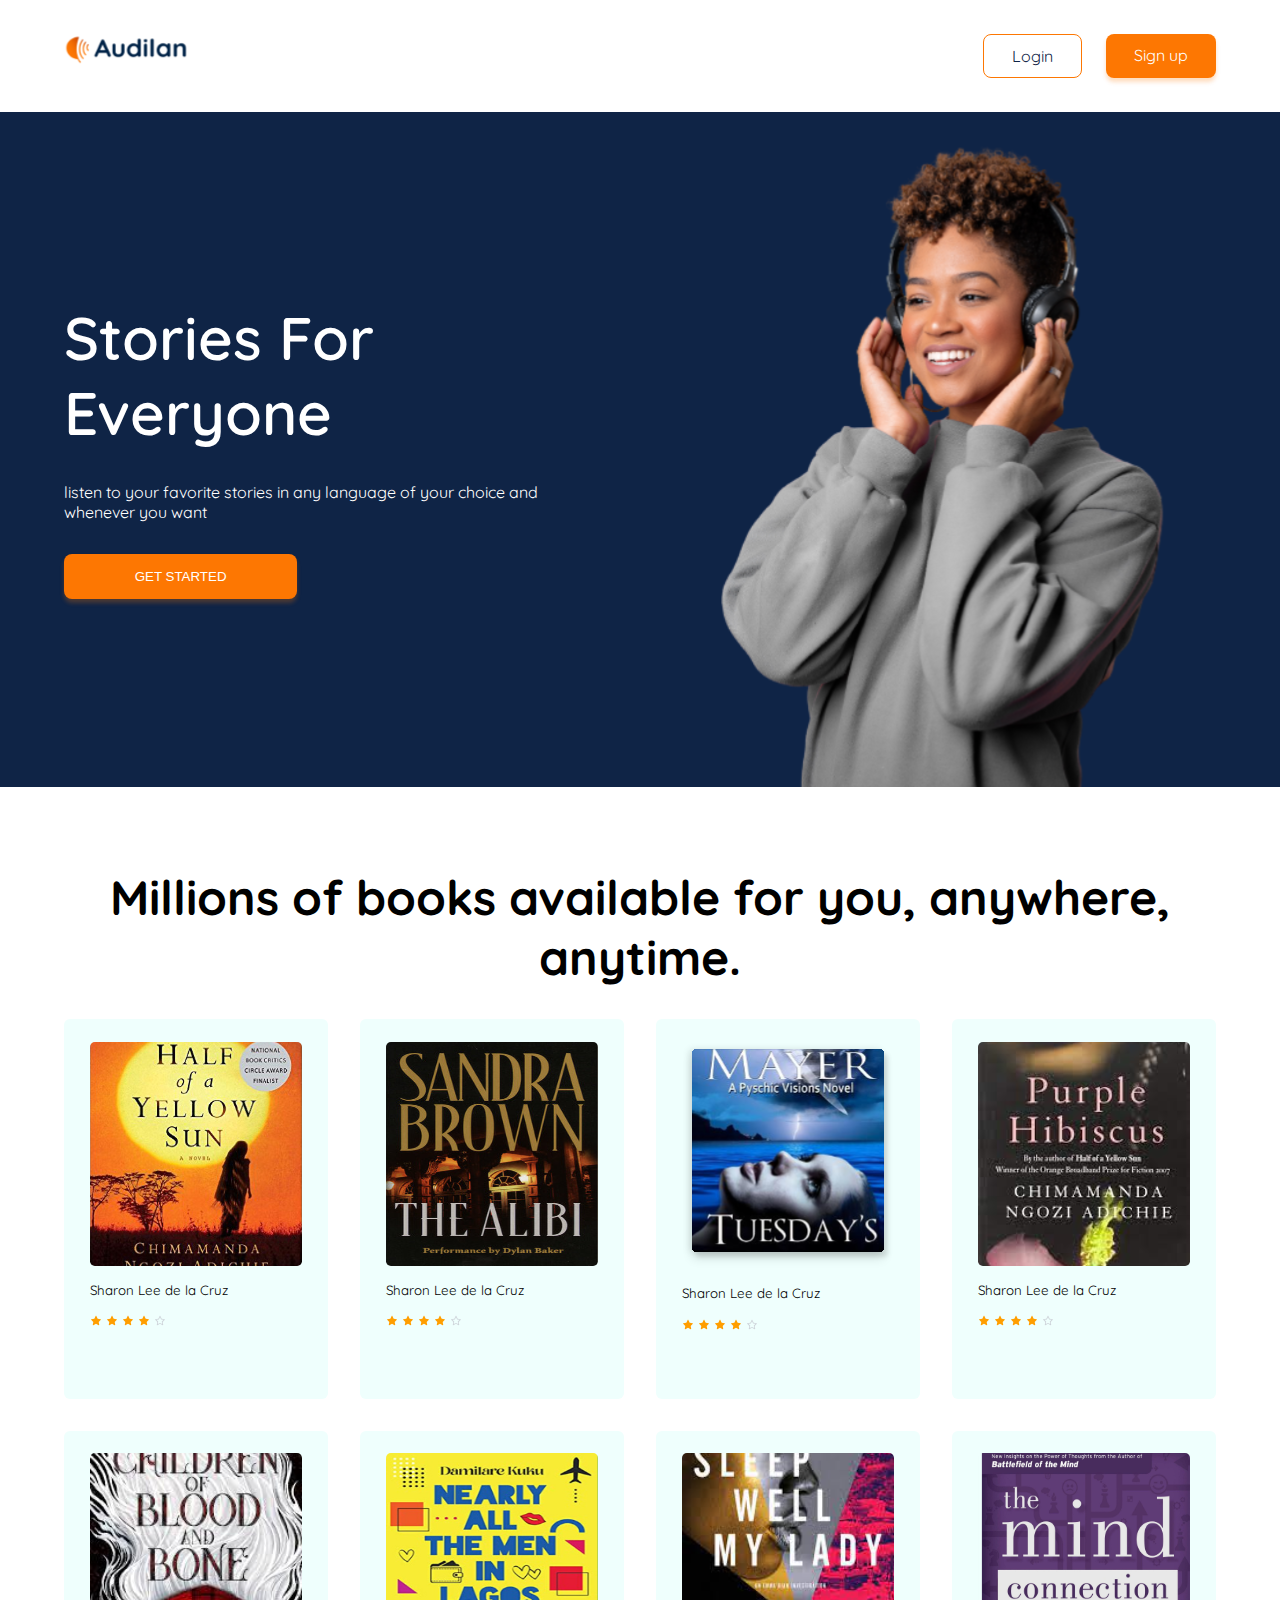
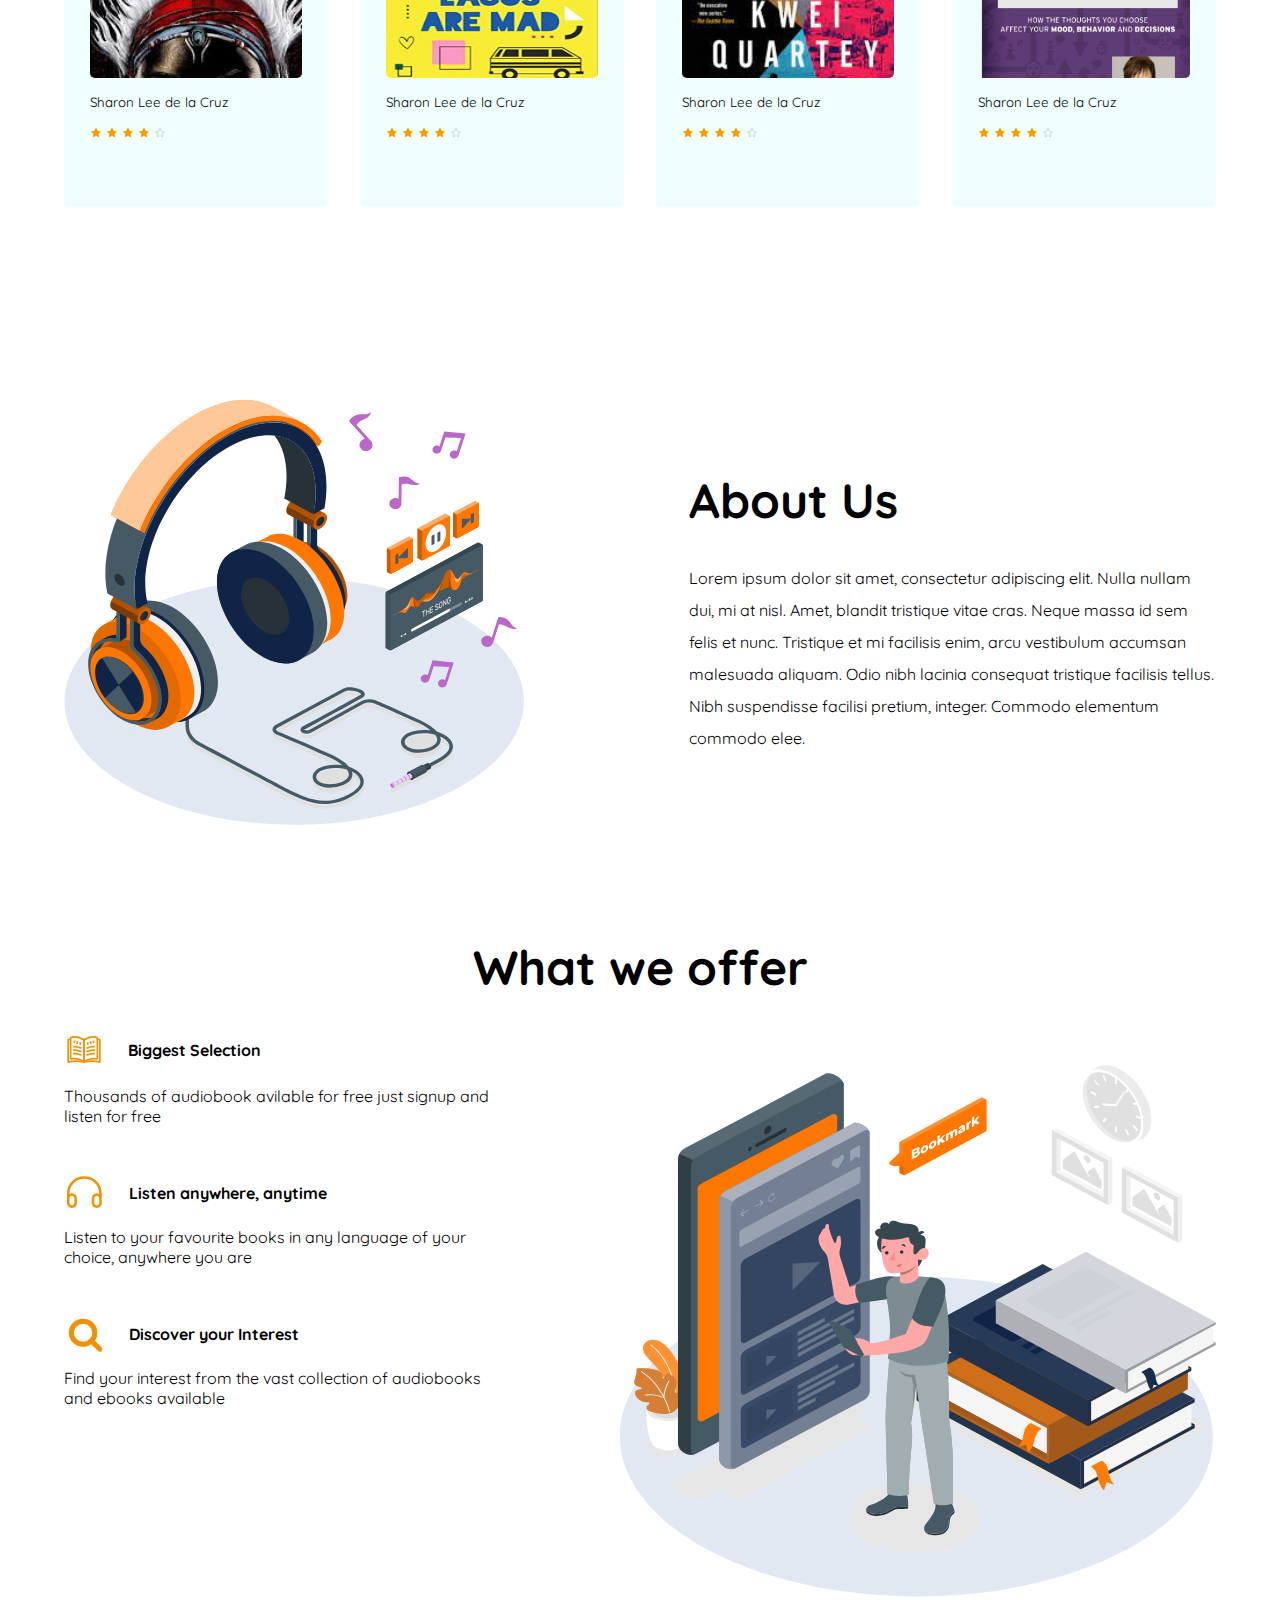
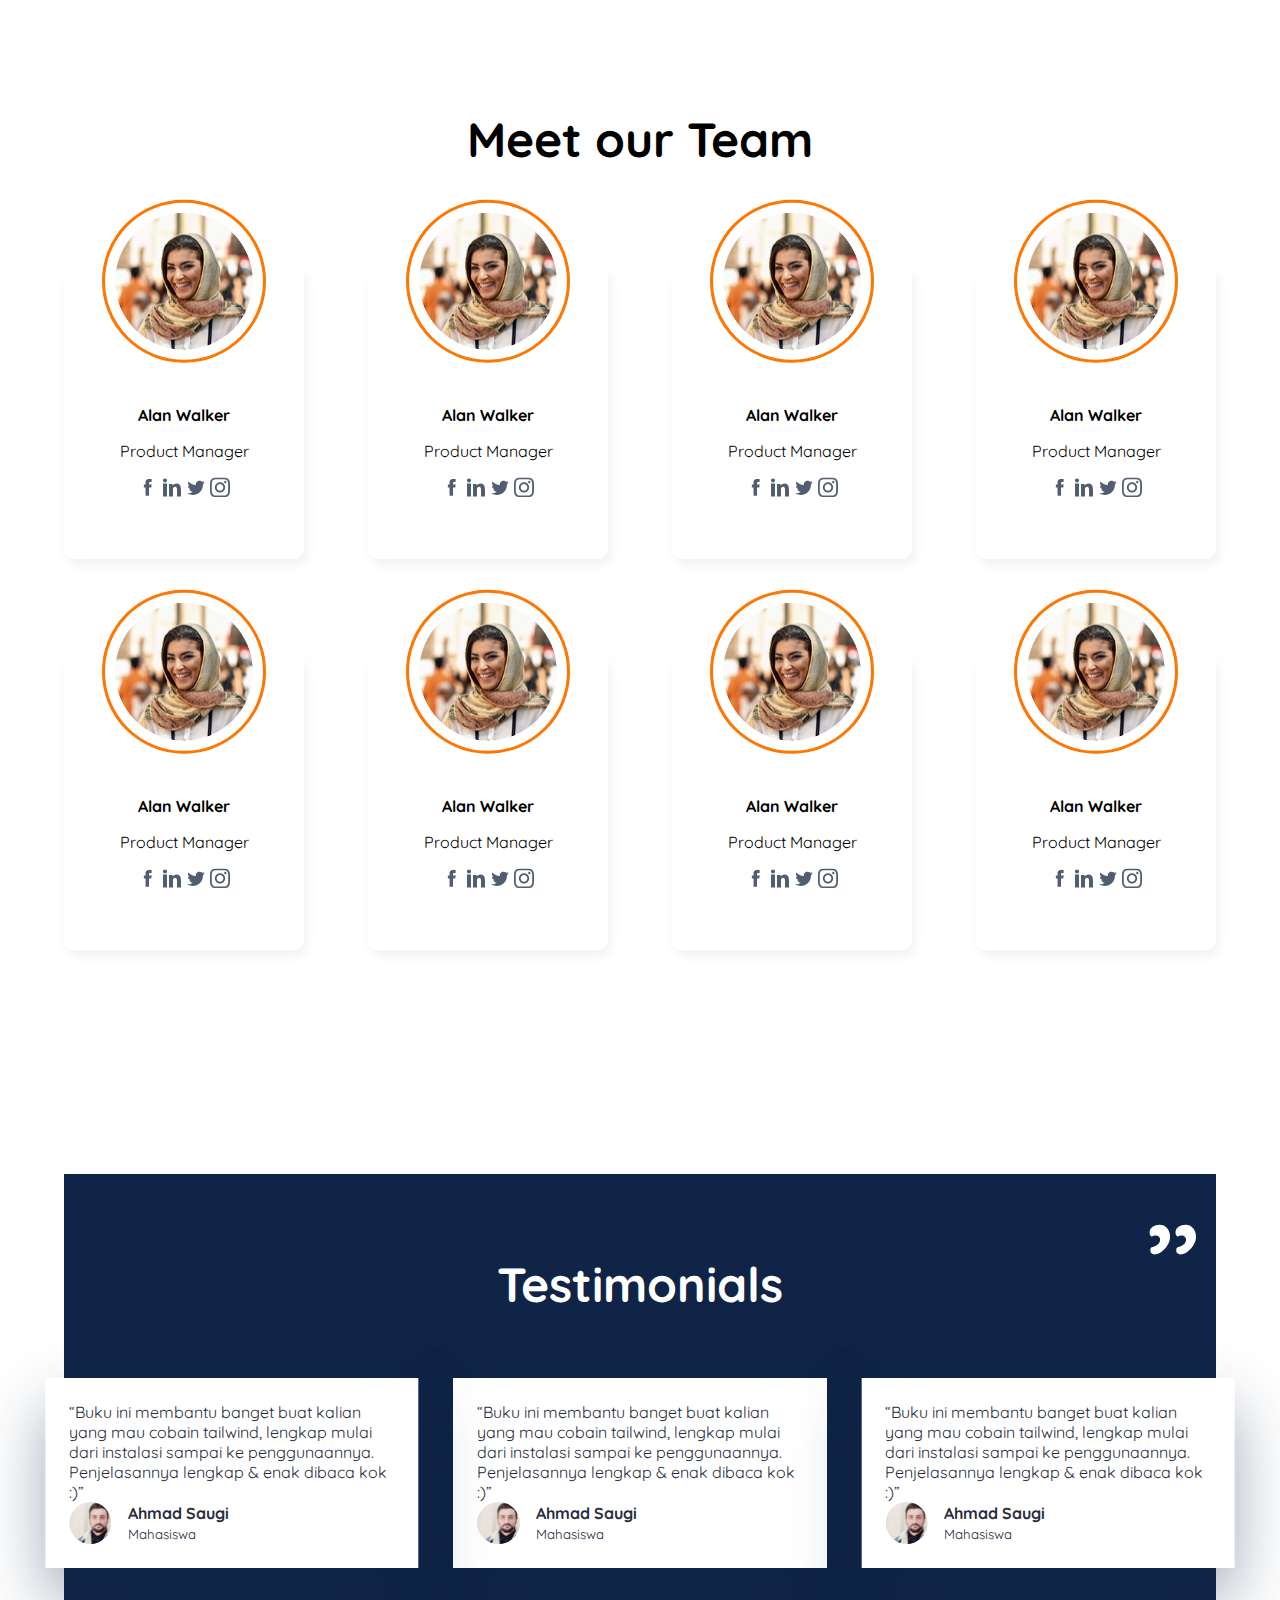
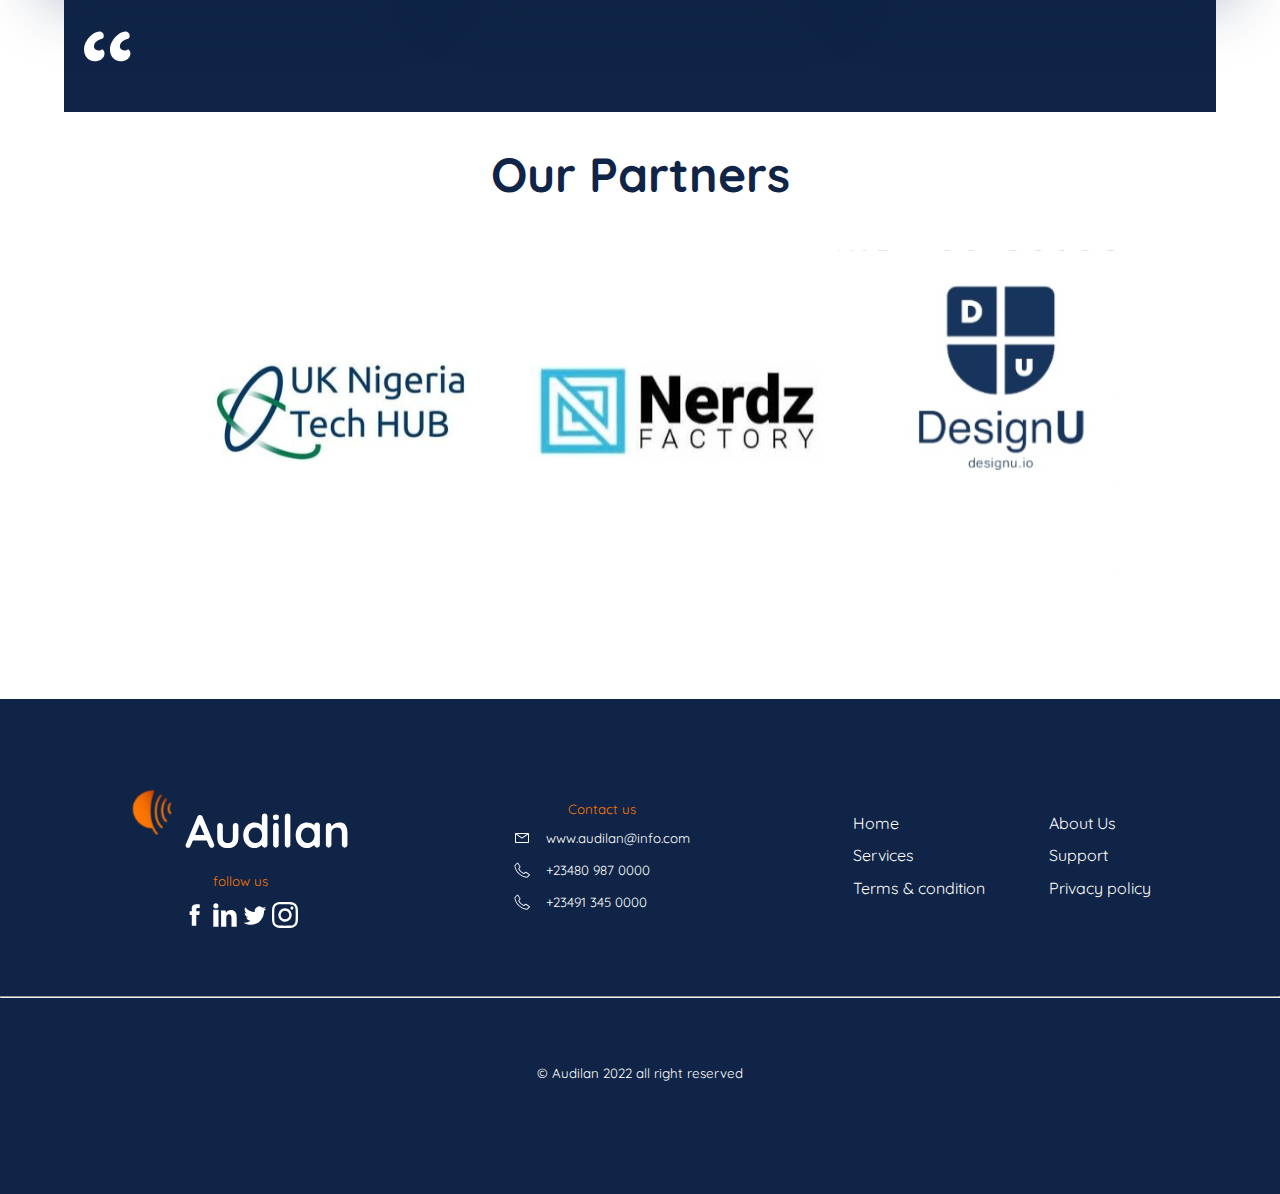
<file: index.html>
<!DOCTYPE html>
<html lang="en">
<head>
  <meta charset="UTF-8">
  <meta http-equiv="X-UA-Compatible" content="IE=edge">
  <meta name="viewport" content="width=device-width, initial-scale=1.0">
  <link rel="stylesheet" href="/assets/styles/style.css">
  <link href="https://fonts.googleapis.com/css2?family=Quicksand:wght@300;400;600&display=swap" rel="stylesheet">
  <link rel="stylesheet" href="https://cdnjs.cloudflare.com/ajax/libs/font-awesome/6.0.0/css/all.min.css" integrity="sha512-9usAa10IRO0HhonpyAIVpjrylPvoDwiPUiKdWk5t3PyolY1cOd4DSE0Ga+ri4AuTroPR5aQvXU9xC6qOPnzFeg==" crossorigin="anonymous" referrerpolicy="no-referrer" />
  <title>Audilan</title>
</head>
<body>
  <header>
    <div class="container row">
      <span class="logo"><img src="/assets/images/audilanHeaderLogo.svg" alt="logo"> </span>
      <svg width="24" height="24" xmlns="http://www.w3.org/2000/svg" fill-rule="evenodd" clip-rule="evenodd" class="" id="hamburger">
        <path d="M24 18v1h-24v-1h24zm0-6v1h-24v-1h24zm0-6v1h-24v-1h24z" fill="#1040e2" stroke="black" stroke-width="1.5"></path>
        <path d="M24 19h-24v-1h24v1zm0-6h-24v-1h24v1zm0-6h-24v-1h24v1z"></path>
    </svg>
      <span class="signIn">
        <a href="login.html" class="login">Login</a>
        <a href="signup.html" class="signUp">Sign up</a>
      </span>
    </div>
  </header>
  <main> 
    <div class="container row">
      <div class="main_content">
        <h1>Stories For Everyone</h1>
        <p>listen to your favorite stories in any language of your choice and whenever you want</p>
        <button>GET STARTED</button>
      </div>
      <span><img src="/assets/images/girlWithHeadphone.svg" alt="girl with headphone"></span>
    </div>
  </main>
  <section class="book_display">
    <div class="container row">
      <h2>Millions of books available for you, anywhere, anytime.</h2>
      <ul class="cards">
        <li class="card">
          <span><img src="/assets/images/halfOfAYellowSun.svg" alt="half of the yellow sun"></span>
          <small class="author">Sharon Lee de la Cruz</small>
          <div class="ratings">
            <img src="/assets/images/star-filled.svg" alt="filled star">
            <img src="/assets/images/star-filled.svg" alt="filled star">
            <img src="/assets/images/star-filled.svg" alt="filled star">
            <img src="/assets/images/star-filled.svg" alt="filled star">
            <img src="/assets/images/star-outlined.svg" alt="filled star">
          </div>
        </li>
        <li class="card">
          <span><img src="/assets/images/sandraBrown.svg" alt="sandra brown"></span>
          <small class="author">Sharon Lee de la Cruz</small>
          <div class="ratings">
            <img src="/assets/images/star-filled.svg" alt="filled star">
            <img src="/assets/images/star-filled.svg" alt="filled star">
            <img src="/assets/images/star-filled.svg" alt="filled star">
            <img src="/assets/images/star-filled.svg" alt="filled star">
            <img src="/assets/images/star-outlined.svg" alt="empty star">
          </div>
        </li>
        <li class="card">
          <span><img src="/assets/images/mayer.svg" alt="mayer"></span>
          <small class="author">Sharon Lee de la Cruz</small>
          <div class="ratings">
            <img src="/assets/images/star-filled.svg" alt="filled star">
            <img src="/assets/images/star-filled.svg" alt="filled star">
            <img src="/assets/images/star-filled.svg" alt="filled star">
            <img src="/assets/images/star-filled.svg" alt="filled star">
            <img src="/assets/images/star-outlined.svg" alt="empty star">
          </div>
        </li>
        <li class="card">
          <span><img src="/assets/images/purpleHibiscus.svg" alt="purple hibiscus"></span>
          <small class="author">Sharon Lee de la Cruz</small>
          <div class="ratings">
            <img src="/assets/images/star-filled.svg" alt="filled star">
            <img src="/assets/images/star-filled.svg" alt="filled star">
            <img src="/assets/images/star-filled.svg" alt="filled star">
            <img src="/assets/images/star-filled.svg" alt="filled star">
            <img src="/assets/images/star-outlined.svg" alt="empty star">
          </div>
        </li>
        <li class="card">
          <span><img src="/assets/images/childrenOfBlood.svg" alt="children of blood"></span>
          <small class="author">Sharon Lee de la Cruz</small>
          <div class="ratings">
            <img src="/assets/images/star-filled.svg" alt="filled star">
            <img src="/assets/images/star-filled.svg" alt="filled star">
            <img src="/assets/images/star-filled.svg" alt="filled star">
            <img src="/assets/images/star-filled.svg" alt="filled star">
            <img src="/assets/images/star-outlined.svg" alt="empty star">
          </div>
        </li>
        <li class="card">
          <img src="/assets/images/nearlyAllMen.svg" alt="nearly all men">
          <small class="author">Sharon Lee de la Cruz</small>
          <div class="ratings">
            <img src="/assets/images/star-filled.svg" alt="filled star">
            <img src="/assets/images/star-filled.svg" alt="filled star">
            <img src="/assets/images/star-filled.svg" alt="filled star">
            <img src="/assets/images/star-filled.svg" alt="filled star">
            <img src="/assets/images/star-outlined.svg" alt="empty star">
          </div>
        </li>
        <li class="card">
          <span><img src="/assets/images/sleepWell.svg" alt="sleep weel"></span>
          <small class="author">Sharon Lee de la Cruz</small>
          <div class="ratings">
            <img src="/assets/images/star-filled.svg" alt="filled star">
            <img src="/assets/images/star-filled.svg" alt="filled star">
            <img src="/assets/images/star-filled.svg" alt="filled star">
            <img src="/assets/images/star-filled.svg" alt="filled star">
            <img src="/assets/images/star-outlined.svg" alt="empty star">
          </div>
        </li>
        <li class="card">
          <span><img src="/assets/images/theMindConnection.svg" alt="the mind connection"></span>
          <small class="author">Sharon Lee de la Cruz</small>
          <div class="ratings">
            <img src="/assets/images/star-filled.svg" alt="filled star">
            <img src="/assets/images/star-filled.svg" alt="filled star">
            <img src="/assets/images/star-filled.svg" alt="filled star">
            <img src="/assets/images/star-filled.svg" alt="filled star">
            <img src="/assets/images/star-outlined.svg" alt="empty star">
          </div>
        </li>
      </ul>
    </div>
  </section>
  <section class="about_us">
    <div class="container row">
      <img src="/assets/images/bigHeadphone.svg" alt="headphone">
      <div class="about_us_content">
        <h2>About Us</h2>
        <p>
          Lorem ipsum dolor sit amet, consectetur adipiscing elit. Nulla nullam dui, mi at nisl. Amet, blandit tristique vitae cras. Neque massa id sem felis et nunc. Tristique et mi facilisis enim, arcu vestibulum accumsan malesuada aliquam. Odio nibh lacinia consequat tristique facilisis tellus. Nibh suspendisse facilisi pretium, integer. Commodo elementum commodo elee.
        </p>
      </div>
    </div>
  </section>
  <section class="offer_page">
    <div class="container row">
      <h2>What we offer</h2>
      <div class="offers_container">
        <ul class="offers">
          <li>
            <span>
              <img src="/assets/images/healthicons_register-book-outline.svg" alt="register book">
              <h3>Biggest Selection</h3>
            </span>
            <p>Thousands of audiobook avilable for free just signup and listen for free</p>
          </li>
          <li>
            <span>
              <img src="/assets/images/ep_headset.svg" alt="headset">
              <h3>Listen anywhere, anytime</h3>
            </span>
            <p>Listen to your favourite books in any language of your choice, anywhere  you are </p>
          </li>
          <li>
            <span>
              <img src="/assets/images/charm_search.svg" alt="search">
              <h3>Discover your Interest</h3>
            </span>
            <p>Find your interest from the vast  collection of audiobooks and ebooks available</p>
          </li>
        </ul>
        <img src="/assets/images/guyInFrontOfScreen.svg" alt="guy in front of screen">
      </div>
    </div> 
  </section>
  <section class="displayTeam">
    <div class="container row">
      <h2>Meet our Team</h2>
      <ul class="teamProfiles">
        <li class="teamProfile">
          <img id="alanWalker" src="/assets/images/alanWalker.svg" alt="alan walker">
          <span class="alanWalkerInfo" id="alanWalkerInfo">
            <h3>Alan Walker</h3>
            <p>Product Manager</p>
            <div class="socialMediaOfTeams">
              <a href="#"><img src="/assets/images/jam_facebook.svg" alt="facebook"></a>
              <a href="#"><img src="/assets/images/entypo-social_linkedin.svg" alt="linkedin"></a>
              <a href="#"><img src="/assets/images/ci_twitter.svg" alt="twitter"></a>
              <a href="#"><img src="/assets/images/simple-icons_instagram.svg" alt="instagram"></a>
            </div>
          </span>
        </li>
        <li class="teamProfile">
          <img id="alanWalker" src="/assets/images/alanWalker.svg" alt="alan walker">
          <span class="alanWalkerInfo" id="alanWalkerInfo">
            <h3>Alan Walker</h3>
            <p>Product Manager</p>
            <div class="socialMediaOfTeams">
              <a href="#"><img src="/assets/images/jam_facebook.svg" alt="facebook"></a>
              <a href="#"><img src="/assets/images/entypo-social_linkedin.svg" alt="linkedin"></a>
              <a href="#"><img src="/assets/images/ci_twitter.svg" alt="twitter"></a>
              <a href="#"><img src="/assets/images/simple-icons_instagram.svg" alt="instagram"></a>
            </div>
          </span>
        </li>
        <li class="teamProfile">
          <img id="alanWalker" src="/assets/images/alanWalker.svg" alt="alan walker">
          <span class="alanWalkerInfo" id="alanWalkerInfo">
            <h3>Alan Walker</h3>
            <p>Product Manager</p>
            <div class="socialMediaOfTeams">
              <a href="#"><img src="/assets/images/jam_facebook.svg" alt="facebook"></a>
              <a href="#"><img src="/assets/images/entypo-social_linkedin.svg" alt="linkedin"></a>
              <a href="#"><img src="/assets/images/ci_twitter.svg" alt="twitter"></a>
              <a href="#"><img src="/assets/images/simple-icons_instagram.svg" alt="instagram"></a>
            </div>
          </span>
        </li>
        <li class="teamProfile">
          <img id="alanWalker" src="/assets/images/alanWalker.svg" alt="alan walker">
          <span class="alanWalkerInfo" id="alanWalkerInfo">
            <h3>Alan Walker</h3>
            <p>Product Manager</p>
            <div class="socialMediaOfTeams">
              <a href="#"><img src="/assets/images/jam_facebook.svg" alt="facebook"></a>
              <a href="#"><img src="/assets/images/entypo-social_linkedin.svg" alt="linkedin"></a>
              <a href="#"><img src="/assets/images/ci_twitter.svg" alt="twitter"></a>
              <a href="#"><img src="/assets/images/simple-icons_instagram.svg" alt="instagram"></a>
            </div>
          </span>
        </li>
        <li class="teamProfile">
          <img id="alanWalker" src="/assets/images/alanWalker.svg" alt="alan walker">
          <span class="alanWalkerInfo" id="alanWalkerInfo">
            <h3>Alan Walker</h3>
            <p>Product Manager</p>
            <div class="socialMediaOfTeams">
              <a href="#"><img src="/assets/images/jam_facebook.svg" alt="facebook"></a>
              <a href="#"><img src="/assets/images/entypo-social_linkedin.svg" alt="linkedin"></a>
              <a href="#"><img src="/assets/images/ci_twitter.svg" alt="twitter"></a>
              <a href="#"><img src="/assets/images/simple-icons_instagram.svg" alt="instagram"></a>
            </div>
          </span>
        </li>
        <li class="teamProfile">
          <img id="alanWalker" src="/assets/images/alanWalker.svg" alt="alan walker">
          <span class="alanWalkerInfo" id="alanWalkerInfo">
            <h3>Alan Walker</h3>
            <p>Product Manager</p>
            <div class="socialMediaOfTeams">
              <a href="#"><img src="/assets/images/jam_facebook.svg" alt="facebook"></a>
              <a href="#"><img src="/assets/images/entypo-social_linkedin.svg" alt="linkedin"></a>
              <a href="#"><img src="/assets/images/ci_twitter.svg" alt="twitter"></a>
              <a href="#"><img src="/assets/images/simple-icons_instagram.svg" alt="instagram"></a>
            </div>
          </span>
        </li>
        <li class="teamProfile">
          <img id="alanWalker" src="/assets/images/alanWalker.svg" alt="alan walker">
          <span class="alanWalkerInfo" id="alanWalkerInfo">
            <h3>Alan Walker</h3>
            <p>Product Manager</p>
            <div class="socialMediaOfTeams">
              <a href="#"><img src="/assets/images/jam_facebook.svg" alt="facebook"></a>
              <a href="#"><img src="/assets/images/entypo-social_linkedin.svg" alt="linkedin"></a>
              <a href="#"><img src="/assets/images/ci_twitter.svg" alt="twitter"></a>
              <a href="#"><img src="/assets/images/simple-icons_instagram.svg" alt="instagram"></a>
            </div>
          </span>
        </li>
        <li class="teamProfile">
          <img id="alanWalker" src="/assets/images/alanWalker.svg" alt="alan walker">
          <span class="alanWalkerInfo" id="alanWalkerInfo">
            <h3>Alan Walker</h3>
            <p>Product Manager</p>
            <div class="socialMediaOfTeams">
              <a href="#"><img src="/assets/images/jam_facebook.svg" alt="facebook"></a>
              <a href="#"><img src="/assets/images/entypo-social_linkedin.svg" alt="linkedin"></a>
              <a href="#"><img src="/assets/images/ci_twitter.svg" alt="twitter"></a>
              <a href="#"><img src="/assets/images/simple-icons_instagram.svg" alt="instagram"></a>
            </div>
          </span>
        </li>
      </ul>
    </div>
  </section>
  <section class="testi">
    <div class="container row">
      <div class="testimonials">
        <h2>Testimonials</h2>
        <img src="/assets/images/quotation.svg" alt="quotation" class="quotation1">
        <ul class="testimonial_profiles">
          <li class="testimonial_profile">
              <p>
                “Buku ini membantu banget buat kalian yang mau cobain tailwind, lengkap mulai dari instalasi sampai ke penggunaannya. Penjelasannya lengkap & enak dibaca kok :)”
              </p>
              <div class="authorOfTestimony">
                <span class="profile1"><img src="/assets/images/ahmadSaugi.svg" alt="ahmad saugi"></span>
                <h3 class="profile2">Ahmad Saugi</h3>
                <small class="profile3">Mahasiswa</small>
              </div>
          </li>
          <li class="testimonial_profile">
              <p>
                “Buku ini membantu banget buat kalian yang mau cobain tailwind, lengkap mulai dari instalasi sampai ke penggunaannya. Penjelasannya lengkap & enak dibaca kok :)”
              </p>
              <div class="authorOfTestimony">
                <span class="profile1"><img src="/assets/images/ahmadSaugi.svg" alt="ahmad saugi"></span>
                <h3 class="profile2">Ahmad Saugi</h3>
                <small class="profile3">Mahasiswa</small>
              </div>
          </li>
          <li class="testimonial_profile">
              <p>
                “Buku ini membantu banget buat kalian yang mau cobain tailwind, lengkap mulai dari instalasi sampai ke penggunaannya. Penjelasannya lengkap & enak dibaca kok :)”
              </p>
              <div class="authorOfTestimony">
                <span class="profile1"><img src="/assets/images/ahmadSaugi.svg" alt="ahmad saugi"></span>
                <h3 class="profile2">Ahmad Saugi</h3>
                <small class="profile3">Mahasiswa</small>
              </div>
          </li>
        </ul>
        <img src="/assets/images/quotation.svg" alt="quotation" class="quotation2">
      </div>
      <h2 id="patners">Our Partners</h2>
      <ul class="patners">
        <li><img src="/assets/images/UKTech.svg" alt="uk tech"></li>
        <li><img src="/assets/images/nerdsFactory.svg" alt="nerds factory"></li>
        <li><img src="/assets/images/designU.svg" alt="designU"></li>
      </ul>
    </div>
  </section>
  <footer>
    <div class="container row">
      <div>
        <img src="/assets/images/audilanFooterLogo.svg" alt="audilan">
        <small>follow us</small>
        <div class="footerSocialMediaIcons">
          <a href="#"><img src="/assets/images/jam_facebook (1).svg" alt="facebook"></a>
          <a href="#"><img src="/assets/images/entypo-social_linkedin (1).svg" alt="linkedin"></a>
          <a href="#"><img src="/assets/images/ci_twitter (1).svg" alt="twitter"></a>
          <a href="#"><img src="/assets/images/simple-icons_instagram (1).svg" alt="instagram"></a>
        </div>
      </div>
      <div>
        <small>Contact us</small>
        <ul class="contact">
          <li>
            <img src="/assets/images/carbon_email.svg" alt="email">
            <small>www.audilan@info.com</small>
          </li>
          <li>
            <img src="/assets/images/clarity_phone-handset-line.svg" alt="handset">
            <small>+23480 987 0000</small>
          </li>
          <li>
            <img src="/assets/images/clarity_phone-handset-line.svg" alt="handset">
            <small>+23491 345 0000</small>
          </li>
        </ul>
      </div>
      <div id="info">
        <a href="#">Home</a>
        <a href="#">About Us</a>
        <a href="#">Services</a>
        <a href="#">Support</a>
        <a href="#">Terms & condition</a>
        <a href="#">Privacy policy</a>
      </div>
    </div>
    <hr>
    <small class="copyright">&copy; Audilan 2022 all right reserved</small>
  </footer>

</body>
</html>
</file>
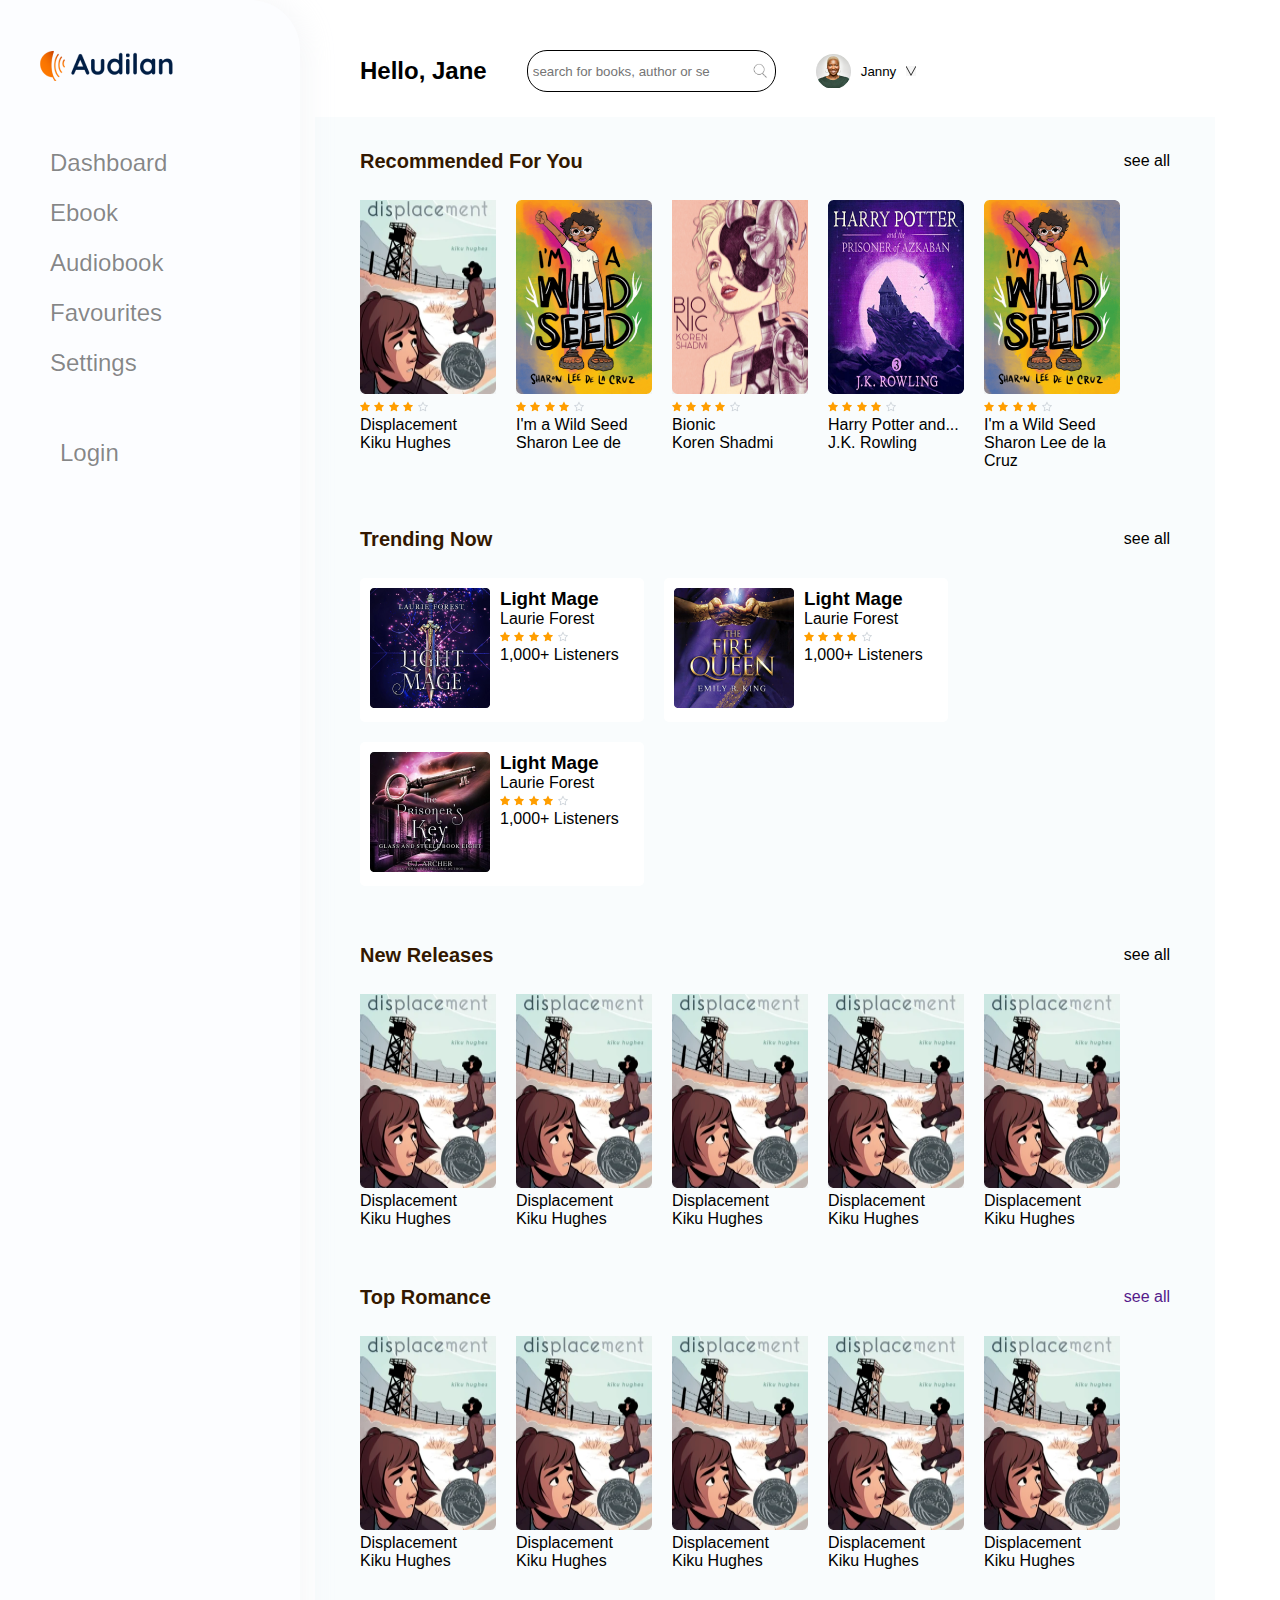
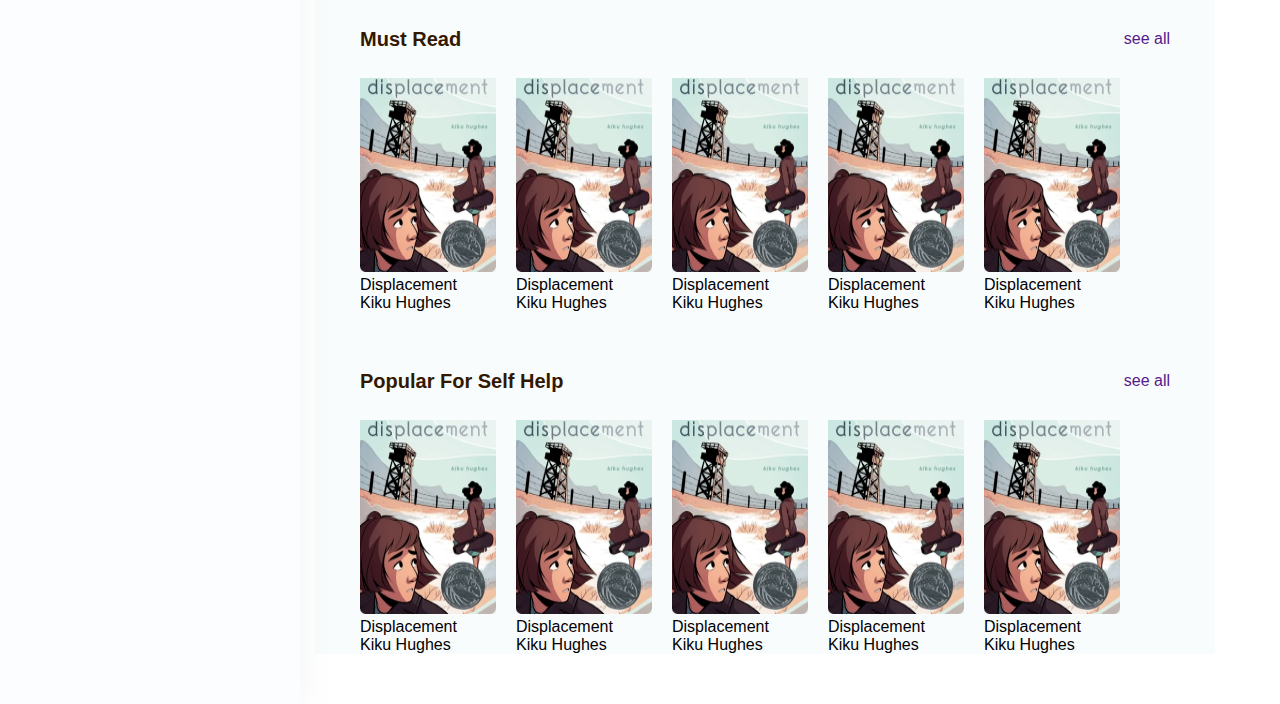
<file: dashboard.html>
<!DOCTYPE html>
<html lang="en">
<head>
    <meta charset="UTF-8">
    <meta http-equiv="X-UA-Compatible" content="IE=edge">
    <meta name="viewport" content="width=device-width, initial-scale=1.0">
    <link rel="stylesheet" href="/css/dashboard.css">
    <title>Audilan</title>
</head>
<body>
    <div class="container">
        <div class="sidebar">
            <div class="sidebar-top">
                <a href="index.html">
                    <img src="/images/logo.png" alt="">
                </a>
                <button class="hide-btn">
                    <img src="/images/close-btn.png" alt="">
                </button>
            </div>
            <ul class="side-navs">
                <li><a href="">Dashboard</a></li>
                <li><a href="">Ebook</a></li>
                <li><a href="">Audiobook</a></li>
                <li><a href="">Favourites</a></i1>
                <li><a href="">Settings</a></li>
            </ul>
            <a href="login.html" class="logout">Login</a>
        </div>
        <div class="main">
            <section class="main-top-lg">
                <header class="main-top">
                    <button class="hamburger show-sidebar-btn">
                        <span class="bar"></span>
                        <span class="bar"></span>
                        <span class="bar"></span>
                    </button>
                </header>
                <div class="header-container">
                    <h2 class="greeting">Hello, Jane</h2>
                    <div class="abc" >
                        <!-- <button>menu</button> -->
                        <div class="search-area">
                            <input type="text" placeholder="search for books, author or series">
                            <img src="/images/search_icon.png" class="search_icon" alt="">
                        </div>
                    </div>
                    <div class="user-profile">
                        <img src="/images/user_profile.png" alt="">
                        <small class="username">Janny</small>
                        <img src="/images/drop_down_btn (2).jpg" class="drop-btn" alt="">
                    </div>
                </div>
            </section>
            <main>
                <section>
                    <div class="header">
                        <h2>Recommended For You</h2>
                        <a>see all</a>
                    </div>
                    <div class="rmd books">
                        <div class="book">
                            <div>
                                <img class="book-img" src="/bk-images/displacement.png" alt="">
                            </div>
                            <div class="desc">
                                <p class="stars">
                                    <img src="/images/star.png" alt="">
                                    <img src="/images/star.png" alt="">
                                    <img src="/images/star.png" alt="">
                                    <img src="/images/star.png" alt="">
                                    <img src="/images/star1.png" alt="">
                                </p>
                                <p class="bk-title">Displacement</p>
                                <p class="bk-author">Kiku Hughes</p>
                            </div>
                        </div>
                        <div class="book">
                            <div>
                                <img class="book-img"  src="/bk-images/wild_seed.png" alt="">
                            </div>
                            <div class="desc">
                                <p class="stars">
                                    <img src="/images/star.png" alt="">
                                    <img src="/images/star.png" alt="">
                                    <img src="/images/star.png" alt="">
                                    <img src="/images/star.png" alt="">
                                    <img src="/images/star1.png" alt="">
                                </p>
                                <p class="bk-title">I'm a Wild Seed</p>
                                <p class="bk-author">Sharon Lee de </p>
                            </div>
                        </div>
                        <div class="book">
                            <div>
                                <img class="book-img"  src="/bk-images/bionic.png" alt="">
                            </div>
                            <div class="desc">
                                <p class="stars">
                                    <img src="/images/star.png" alt="">
                                    <img src="/images/star.png" alt="">
                                    <img src="/images/star.png" alt="">
                                    <img src="/images/star.png" alt="">
                                    <img src="/images/star1.png" alt="">
                                </p>
                                <p class="bk-title">Bionic</p>
                                <p class="bk-author">Koren Shadmi</p>
                            </div>
                        </div>
                        <div class="book">
                            <div>
                                <img class="book-img"  src="/bk-images/potter.png" alt="">
                            </div>
                            <div class="desc">
                                <p class="stars">
                                    <img src="/images/star.png" alt="">
                                    <img src="/images/star.png" alt="">
                                    <img src="/images/star.png" alt="">
                                    <img src="/images/star.png" alt="">
                                    <img src="/images/star1.png" alt="">
                                </p>
                                <p class="bk-title">Harry Potter and...</p>
                                <p class="bk-author">J.K. Rowling</p>
                            </div>
                        </div>
                        <div class="book">
                            <div>
                                <img class="book-img"  src="/bk-images/wild_seed.png" alt="">
                            </div>
                            <div class="desc">
                                <p class="stars">
                                    <img src="/images/star.png" alt="">
                                    <img src="/images/star.png" alt="">
                                    <img src="/images/star.png" alt="">
                                    <img src="/images/star.png" alt="">
                                    <img src="/images/star1.png" alt="">
                                </p>
                                <p class="bk-title">I'm a Wild Seed</p>
                                <p class="bk-author">Sharon Lee de la Cruz</p>
                            </div>
                        </div>
                    </div>
                </section>
                <section>
                    <div class="header">
                        <h2>Trending Now</h2>
                        <a>see all</a>
                    </div>
                    <div class="trend">
                        <div class="trend-bk">
                            <div class="trend-bk-img">
                                <img src="/bk-images/light_mage.png" alt="">
                            </div>
                            <div class="trend-bk-desc desc">
                                <h3 class="title">Light Mage</h3>
                                <p class="author">Laurie Forest</p>
                                <p class="stars">
                                    <img src="/images/star.png" alt="">
                                    <img src="/images/star.png" alt="">
                                    <img src="/images/star.png" alt="">
                                    <img src="/images/star.png" alt="">
                                    <img src="/images/star1.png" alt="">
                                </p>
                                <p class="reviews">1,000+ Listeners</p>
                            </div>
                        </div>
                        <div class="trend-bk">
                            <div class="trend-bk-img">
                                <img src="/bk-images/fire_queen.png" alt="">
                            </div>
                            <div class="trend-bk-desc desc">
                                <h3 class="title">Light Mage</h3>
                                <p class="author">Laurie Forest</p>
                                <p class="stars">
                                    <img src="/images/star.png" alt="">
                                    <img src="/images/star.png" alt="">
                                    <img src="/images/star.png" alt="">
                                    <img src="/images/star.png" alt="">
                                    <img src="/images/star1.png" alt="">
                                </p>
                                <p class="reviews">1,000+ Listeners</p>
                            </div>
                        </div>
                        <div class="trend-bk">
                            <div class="trend-bk-img">
                                <img src="/bk-images/prisoner_key.png" alt="">
                            </div>
                            <div class="trend-bk-desc desc">
                                <h3 class="title">Light Mage</h3>
                                <p class="author">Laurie Forest</p>
                                <p class="stars">
                                    <img src="/images/star.png" alt="">
                                    <img src="/images/star.png" alt="">
                                    <img src="/images/star.png" alt="">
                                    <img src="/images/star.png" alt="">
                                    <img src="/images/star1.png" alt="">
                                </p>
                                <p class="reviews">1,000+ Listeners</p>
                            </div>
                        </div>
                    </div>
                </section>
                <section>
                    <div class="header">
                        <h2>New Releases</h2>
                        <a>see all</a>
                    </div>
                    <div class="new books">
                        <div class="book">
                            <div>
                                <img class="book-img" src="/bk-images/displacement.png" alt="">
                            </div>
                            <div class="desc">
                                <p class="bk-title">Displacement</p>
                                <p class="bk-author">Kiku Hughes</p>
                            </div>
                        </div>
                        <div class="book">
                            <div>
                                <img class="book-img" src="/bk-images/displacement.png" alt="">
                            </div>
                            <div class="desc">
                                <p class="bk-title">Displacement</p>
                                <p class="bk-author">Kiku Hughes</p>
                            </div>
                        </div>
                        <div class="book">
                            <div>
                                <img class="book-img" src="/bk-images/displacement.png" alt="">
                            </div>
                            <div class="desc">
                                <p class="bk-title">Displacement</p>
                                <p class="bk-author">Kiku Hughes</p>
                            </div>
                        </div>
                        <div class="book">
                            <div>
                                <img class="book-img" src="/bk-images/displacement.png" alt="">
                            </div>
                            <div class="desc">
                                <p class="bk-title">Displacement</p>
                                <p class="bk-author">Kiku Hughes</p>
                            </div>
                        </div>
                        <div class="book">
                            <div>
                                <img class="book-img" src="/bk-images/displacement.png" alt="">
                            </div>
                            <div class="desc">
                                <p class="bk-title">Displacement</p>
                                <p class="bk-author">Kiku Hughes</p>
                            </div>
                        </div>
                    </div>
                </section>
                <section>
                    <div class="header">
                        <h2>Top Romance</h2>
                        <a href="">see all</a>
                    </div>
                    <div class="new books">
                        <div class="book">
                            <div>
                                <img class="book-img" src="/bk-images/displacement.png" alt="">
                            </div>
                            <div class="desc">
                                <p class="bk-title">Displacement</p>
                                <p class="bk-author">Kiku Hughes</p>
                            </div>
                        </div>
                        <div class="book">
                            <div>
                                <img class="book-img" src="/bk-images/displacement.png" alt="">
                            </div>
                            <div class="desc">
                                <p class="bk-title">Displacement</p>
                                <p class="bk-author">Kiku Hughes</p>
                            </div>
                        </div>
                        <div class="book">
                            <div>
                                <img class="book-img" src="/bk-images/displacement.png" alt="">
                            </div>
                            <div class="desc">
                                <p class="bk-title">Displacement</p>
                                <p class="bk-author">Kiku Hughes</p>
                            </div>
                        </div>
                        <div class="book">
                            <div>
                                <img class="book-img" src="/bk-images/displacement.png" alt="">
                            </div>
                            <div class="desc">
                                <p class="bk-title">Displacement</p>
                                <p class="bk-author">Kiku Hughes</p>
                            </div>
                        </div>
                        <div class="book">
                            <div>
                                <img class="book-img" src="/bk-images/displacement.png" alt="">
                            </div>
                            <div class="desc">
                                <p class="bk-title">Displacement</p>
                                <p class="bk-author">Kiku Hughes</p>
                            </div>
                        </div>
                    </div>
                </section>
                <section>
                    <div class="header">
                        <h2>Must Read</h2>
                        <a href="">see all</a>
                    </div>
                    <div class="new books">
                        <div class="book">
                            <div>
                                <img class="book-img" src="/bk-images/displacement.png" alt="">
                            </div>
                            <div class="desc">
                                <p class="bk-title">Displacement</p>
                                <p class="bk-author">Kiku Hughes</p>
                            </div>
                        </div>
                        <div class="book">
                            <div>
                                <img class="book-img" src="/bk-images/displacement.png" alt="">
                            </div>
                            <div class="desc">
                                <p class="bk-title">Displacement</p>
                                <p class="bk-author">Kiku Hughes</p>
                            </div>
                        </div>
                        <div class="book">
                            <div>
                                <img class="book-img" src="/bk-images/displacement.png" alt="">
                            </div>
                            <div class="desc">
                                <p class="bk-title">Displacement</p>
                                <p class="bk-author">Kiku Hughes</p>
                            </div>
                        </div>
                        <div class="book">
                            <div>
                                <img class="book-img" src="/bk-images/displacement.png" alt="">
                            </div>
                            <div class="desc">
                                <p class="bk-title">Displacement</p>
                                <p class="bk-author">Kiku Hughes</p>
                            </div>
                        </div>
                        <div class="book">
                            <div>
                                <img class="book-img" src="/bk-images/displacement.png" alt="">
                            </div>
                            <div class="desc">
                                <p class="bk-title">Displacement</p>
                                <p class="bk-author">Kiku Hughes</p>
                            </div>
                        </div>
                    </div>
                </section>
                <section>
                    <div class="header">
                        <h2>Popular For Self Help</h2>
                        <a href="">see all</a>
                    </div>
                    <div class="new books">
                        <div class="book">
                            <div>
                                <img class="book-img" src="/bk-images/displacement.png" alt="">
                            </div>
                            <div class="desc">
                                <p class="bk-title">Displacement</p>
                                <p class="bk-author">Kiku Hughes</p>
                            </div>
                        </div>
                        <div class="book">
                            <div>
                                <img class="book-img" src="/bk-images/displacement.png" alt="">
                            </div>
                            <div class="desc">
                                <p class="bk-title">Displacement</p>
                                <p class="bk-author">Kiku Hughes</p>
                            </div>
                        </div>
                        <div class="book">
                            <div>
                                <img class="book-img" src="/bk-images/displacement.png" alt="">
                            </div>
                            <div class="desc">
                                <p class="bk-title">Displacement</p>
                                <p class="bk-author">Kiku Hughes</p>
                            </div>
                        </div>
                        <div class="book">
                            <div>
                                <img class="book-img" src="/bk-images/displacement.png" alt="">
                            </div>
                            <div class="desc">
                                <p class="bk-title">Displacement</p>
                                <p class="bk-author">Kiku Hughes</p>
                            </div>
                        </div>
                        <div class="book">
                            <div>
                                <img class="book-img" src="/bk-images/displacement.png" alt="">
                            </div>
                            <div class="desc">
                                <p class="bk-title">Displacement</p>
                                <p class="bk-author">Kiku Hughes</p>
                            </div>
                        </div>
                    </div>
                </section>
            </main>
        </div>
    </div>
    <script src="/js/dashboard.js"></script>
</body>
</html>
</file>
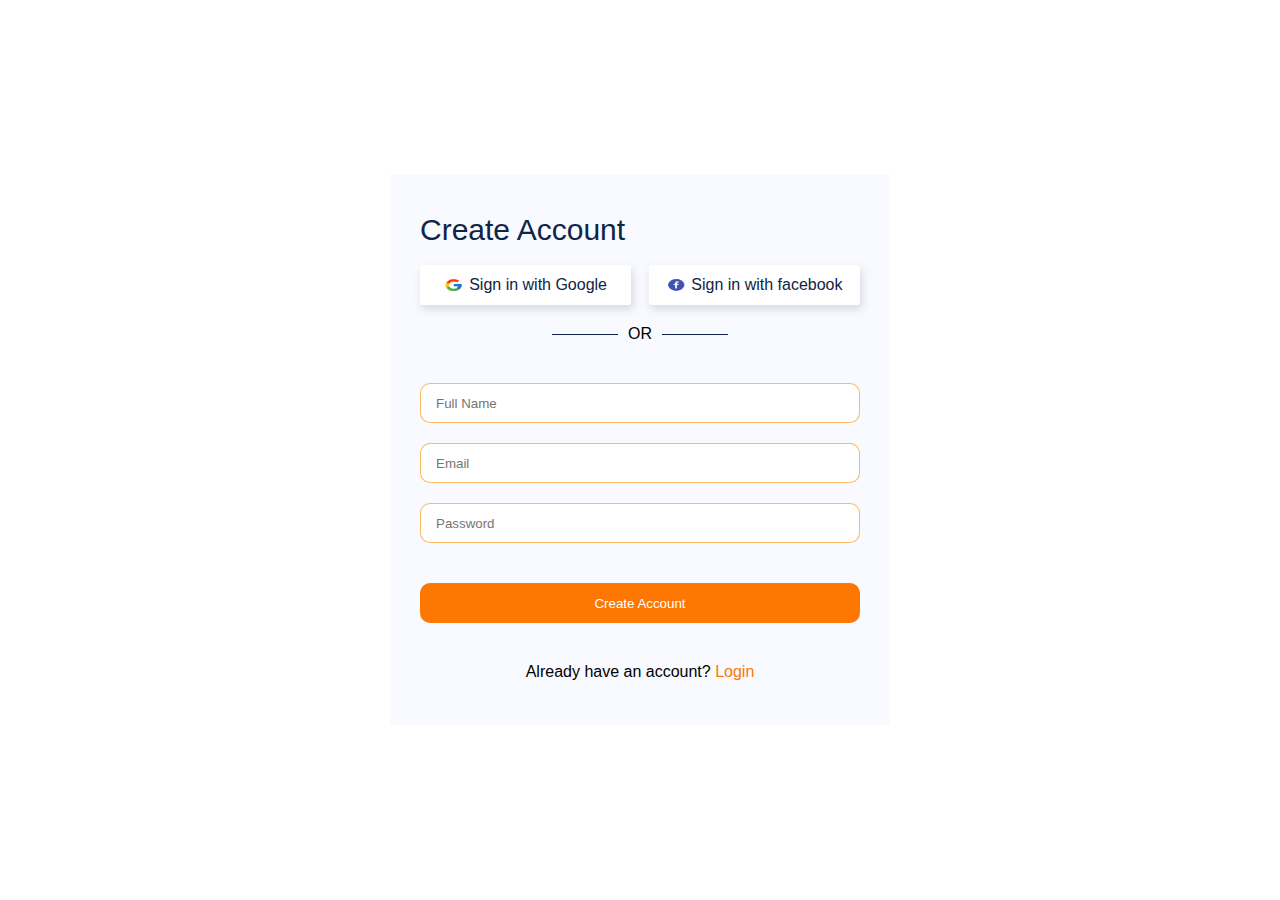
<file: signup.html>
<!DOCTYPE html>
<html lang="en">
<head>
    <meta charset="UTF-8">
    <meta http-equiv="X-UA-Compatible" content="IE=edge">
    <meta name="viewport" content="width=device-width, initial-scale=1.0">
    <link rel="stylesheet" href="/css/signup.css">
    <title>Document</title>
</head>
<body>
    <div class="container">
        <div class="form">
            <h1>Create Account</h1>
            <div class="socials">
                <a href=""><img src="/images/google-icon.png" alt=""> <span>Sign in with Google</span></a>
                <a href=""><img src="/images/fb-icon.png" alt=""> <span>Sign in with facebook</span></a>
            </div>
            <p class="login">
                <span></span>
                <span>OR</span>
                <span></span>
            </p>
            <form action="">
                <div class="input">
                    <input type="text" placeholder="Full Name">
                    <input type="email" placeholder="Email">
                    <input type="password" placeholder="Password">
                    <button type="submit">Create Account</button>
                </div>
                <p class="alt">
                    Already have an account? <a href="login.html">Login</a>
                </p>
            </form>
        </div>
    </div>
</body>
</html>
</file>
<file: assets/styles/style.css>
:root {
  /* colors */
  --primaryColor--light: #fff;
  --primaryColor--dark: #000000;
  --secondaryColor: #0F2446;
  --tertiaryColor: #FD7702;

  /* fonts */
  --text-font: poppins;
--h1-fs: 2.1rem;
--h2-fs:1.5625rem;
--h3-fs:1rem;
--para-fs:0.94rem;
--bigPara-fs: 1.5rem; 

--btn-fs:1.125rem;

--big-fw:600;
--medium-fw:500;
--normal: 300;
--laptop: 980px;
}


* {
  box-sizing: border-box;
  margin: 0;
  padding: 0;
}

body {
  font-size: 16px;
  text-align: center;
  font-family: 'Quicksand', sans-serif;
}
li {
  list-style-type: none;
}
a {
  text-decoration: none;
}
img {
  max-width: 100%;
}

h1 {
  font-size: var(--h1-fs);
  font-weight: var(--big-fw);
}
h2 {
  font-size: var(--h2-fs);
}
h3 {
  font-size: var(--h3-fs);
}

.container {
  width: 90%;
  max-width: 1160px;
  margin: 0 auto;
}

section {
  padding-top: 2em;
}

.row {
  display: flex;
  justify-content: center;
  align-items: center;
  flex-direction: column;
  gap: 2rem;
}

/* header section */
header > .row {
  justify-content: space-between;
  flex-direction: row;
  align-items: center;
}

.signIn {
  display: flex;
  gap: 1.5rem;
  flex-direction: row;
  display: none;
}

.login {
  border: 1px solid var(--tertiaryColor);
  border-radius: 8px;
  padding: 0.6875em 1.75em;
  color: var(--secondaryColor);
}
.signUp {
  box-shadow: 0px 4px 4px rgba(253, 119, 2, 0.25);
  border-radius: 8px;
  padding: 0.6875em 1.75em;
  color: #fff;
  background-color: var(--tertiaryColor);
}

.logo img{
  max-height: 7rem;
}
/* main page */
main {
  background: var(--secondaryColor);
  color: #fff;
  padding-top: 60px;
}

.main_content {
  display: flex;
  flex-direction: column;
  gap: 2rem;
}
.main_content > button {
  width: 40%;
  padding-top: 15px;
  padding-bottom: 15px;
  border-radius: 8px;
  color: var(--primaryColor--light);
  background-color: var(--tertiaryColor);
  border: none;
  align-self: center;
  box-shadow: 0px 4px 4px rgba(253, 119, 2, 0.25);

}

/* book_display section */
.cards, .card {
  display: flex;
  flex-direction: column;
}

.cards {
  gap: 2rem;
}

.book_display {
  padding: 5rem 0;
}


.card > * {
  width: 100%;
  padding-bottom: 1em;
  text-align: left;
} 

.card {
  padding-bottom: 3em;
  background-color: #EFFFFD;
  border-radius: 6px;
  padding-top: 1.4rem;
  padding-inline: 1.6em;
  cursor: pointer;
  transition:  all 0.5s linear;
}

.card:hover {
  transform: scale(1.2);
}

/* about_us section */
.about_us > .row {
  flex-direction: column-reverse;
  padding: 5rem 0;
}
.about_us_content p {
 padding-top: 2em;
}

/* offer_page section*/

.offers_page > .container {
  padding: 7rem 0;
}

.offers,li,span {
  display: flex;
  text-align: left;
  flex-direction: column;
}

.offers > li > span {
  flex-direction: row;
  gap: 1.5rem;
  text-align: left;
}
.offers > li:nth-last-child(2) {
  padding: 2em 0;
}
.offers > li > * + * {
  padding: 0.9em 0;
}

.offers > li > span >h3  {
 align-self: center;
}

/* displayTeam section */
.displayTeam {
  padding: 7rem 0;
}

.displayTeam > .row {
  gap: 6em;
}
.teamProfile {
  display: flex;
  justify-content: center;
  align-items: center;
  gap: 0.7rem;
  padding-bottom: 1.5rem;
  padding-inline: 2.4rem;
  box-shadow: 3px 6px 10px rgba(182, 182, 184, 0.17);
  border-radius: 10px;
}


.teamProfiles {
  display: flex;
  flex-direction: column;
  gap: 6rem;
}
#alanWalkerInfo {
  display: flex;
  justify-content: center;
  align-items: center;
  flex-direction: column;
  width: 160%;
  gap: 1rem;
  transform: translateY(-35%);
}

#alanWalker {
  border-radius: 50%;
  border: 3px solid var(--tertiaryColor);
  padding: 10px;
  transform: translateY(-40%);
}

/* testimonials sections */
.testi {
  padding: 7rem 0;
}
.testimonials {
  background-color: var(--secondaryColor);
  color: var(--primaryColor--light);
  padding: 5rem 0;
}
.testimonials {
  position: relative;
}

.quotation1 {
  position: absolute;
  top: 50px;
  right: 20px;
  transform: rotate(180deg);
}
.quotation2 {
  position: absolute;
  bottom: 50px;
  left: 20px;
}

.authorOfTestimony {
  display: grid;
  grid-template-columns: 13% auto;
  column-gap: 1em;
  justify-content: flex-start;
  align-items: center;
}

.profile1 {
  grid-area: 1/1/3/2;
}
.profile2 {
  grid-area: 1/2/2/3;
}
.profile3 {
  grid-area: 2/2/3/3;
}

.testimonial_profiles {
  display: flex;
  flex-direction: column;
  gap: 1rem;
  text-align: left;
  padding: 4rem 0;
}

.testimonial_profile {
  background-color: var(--primaryColor--light);
  color: #272D3E;
  padding: 1.5rem;
  box-shadow: 0px 30px 60px rgba(15, 36, 70, 0.39);
}

#patners {
  color: var(--secondaryColor);
}

.patners {
  display: flex;
  gap: 1rem;
  justify-content: first baseline;
  align-items: center;
}


/* footer */
footer {
  background-color: #0F2446;
  padding: 5rem 0 7rem;

}
footer > .container {
  color: #fff;
  display: flex;
  flex-direction: column;
}

footer > .container > div {
  display: flex;
  flex-direction: column;
  gap: 0.8rem;
}
.contact {
  display: flex;
  flex-direction: column;
  gap: 1rem;
}
.contact li {
  display: flex;
  flex-direction: row;
  gap: 1rem;
}


footer > .container > div > a{
  color: #fff;
}
footer > .container > div > small {
  color: var(--tertiaryColor);
}

.copyright {
  text-align: center;
  color: var(--primaryColor--light);
}

hr {
  width: 100%;
  margin-top: 4rem;
  margin-bottom: 4rem;
 }
 
 #info {
  text-align: left;
} 

@media (min-width: 600px) {
  .cards {
    display: grid;
    grid-template-columns: auto auto;
    gap: 2rem;
  }
  .teamProfiles {
    display: grid;
    grid-template-columns: auto auto;
    column-gap: 4rem;
    row-gap: 6rem;
  }

  #hamburger {
    display: none;
  }

  .signIn {
    display: flex;
  }
}

@media (min-width: 900px) {
  h1 {
    font-size: 60px;
    font-weight: var(--big-fw);
  }

  h2 {
    font-size: 48px;
  }

  h3 {
    font-size: var(--h3-fs);
  }

  main {
    padding-top: 0px;
  }
  main > .row {
    flex-direction: row;
    text-align: left;
  }

  .main_content > p {
    max-width: 527px;
  }
  .main_content > button {
    align-self: flex-start;
  }

  /* book display */
  .cards {
    display: grid;
    grid-template-columns: auto auto auto auto;
    gap: 2rem;
  }

  /* about us */
  .about_us > .row {
    flex-direction: row;
    justify-content: space-between;
    gap: 7rem;
  }
  .about_us_content {
    text-align: left;
  }
  .about_us_content > p  {
    width: 527px;
    line-height: 2;
  }
  .offers_container {
    display: flex;
    flex-direction: row;
    gap: 6rem;
  }

  /* display Team */
  .teamProfiles {
    display: grid;
    grid-template-columns: auto auto auto auto;
    column-gap: 4rem;
    row-gap: 6rem;
  }

  /* testimonial */
  .testimonials > .container {
    background-color: var(--secondaryColor);
  }
  .testimonial_profiles {
    display: grid;
    grid-template-columns: auto auto auto;
  }
  .testimonial_profile:first-child {
    transform: translateX(-5%);
  }
  .testimonial_profile:last-child {
    transform: translateX(5%);
  }

    /* footer */
  footer > .container {
    display: grid;
    grid-template-columns: auto auto auto;
    justify-content: space-around;
  }

 #info {
    display: grid;
    grid-template-columns: auto auto;
    column-gap: 4rem;
  } 
  
 
}
</file>
<file: css/dashboard.css>
* {
    box-sizing: border-box;
    padding: 0;
    margin: 0;
}

body {
    background-color:#FFFFFF;
    margin: 0;
    padding: 0;
    font-family: 'Trebuchet MS', 'Lucida Sans Unicode', 'Lucida Grande', 'Lucida Sans', Arial, sans-serif;
}
.container {
    max-width: 1200px;
}
main > section {
    width: 90%;
    max-width: 864px;
    margin: auto;
}

img {
    max-width: 100%;
}

a {
    text-decoration: none;
}

ul {
    list-style: none;
}
main {
    background-color: rgba(227, 242, 245, 0.2);
    padding-top: 25px;
}

.main {
    padding-top: 20px;
}
.sidebar {
    padding-top: 50px;
    padding-left: 40px;
    background-color: #FCFDFF;
    height: 100vh;
    width: 100%;
    position: fixed;
    left: 0;
    top: 0;
    box-shadow: 6px 0px 30px rgba(207, 211, 218, 0.2);
    border-radius: 0px 50px 0px 0px;
    display: grid;
    grid-template-rows: 25% auto;
    transition:  all 0.5s linear;
    transform: translate(-100%);
}

.main-top-lg {
    /* display: none; */
    max-width: 90%;
    margin: auto;
    margin-bottom: 25px;
}
.greeting, .user-profile {
    display: none;
}
.header-container {
    display: flex;
    align-items: center;
    gap: 40px;
    justify-content: space-around;
}
.abc {
    display: flex;
    border: 1px solid black;
    border-radius: 20px;
}
.search-area {
    display: flex;
    padding: 10px 5px;
    gap: 40px;
}
input:focus {
    outline: none;
}
.abc > button {
    border: none;
    border-right: 1px solid purple;
    background-color: inherit;
    padding: 10px 5px;
}
.search-area input {
    border: none;
    width: 100%;

}
.search-area img {
    width: 20px;
}

.drop-btn {
    width: 10px;
}
.show-bar {
    transform: translate(0%);
}
.sidebar-top {
    display: flex;
    justify-content: space-between;
    align-items: center;
    margin-bottom: 50px;
}

.sidebar a {
    font-weight: 400;
    font-size: 24px;
    line-height: 30px;
    color: rgba(0, 0, 0, 0.47);
}

.hide-btn {
    height: 40px;
    width: 40px;
    border: none;
    position: absolute;
    right: 40px;
    cursor: pointer;
}
.side-navs {
    margin-bottom: 50px;
}

.side-navs > li {
    padding-block: 10px ;
    padding-left: 10px;
    transition:  all 0.5s linear;
}
.side-navs > li:hover {
    background-color: rgb(224, 233, 245);
}
.side-navs>li:hover a {
    color: #FD7702;
}
.logout {
    padding-left: 20px;
}
.hamburger {
    width: 50px;
    height: 50px;
    border: none;
    background-color: #ffffff;
    cursor: pointer;
    padding: 5px;
}

.bar {
    border: 1px solid black;
    display: block;
    margin-bottom: 10px;
}
.header {
    display: flex;
    justify-content: space-between;
    align-items: center;
    margin-bottom: 20px;
}

.header > h2 {
    font-weight: 600;
    font-size: 20px;
    line-height: 38px;
    color: #331800;
} 

.books {
    display: flex;
    flex-wrap: wrap;
    /* justify-content: center; */
    gap: 12px;
    margin-bottom: 50px;
}

.books > div {
    width: 136px;
}

.book, .trend-bk {
    cursor: pointer;
    transition:  all 0.5s linear;
}

/* .book:hover, .trend-bk:hover {
    transform: scale(1.2);
}
     */
.book-img {
    width: 136px;
    height: 194px;
}

.trend {
    display: flex; 
    flex-wrap: wrap;  
    justify-content: start;
    gap: 20px;
    margin-bottom: 50px;
}

.trend-bk {
    width: 284px;
    height: 144px;
    padding: 10px;
    border-radius: 5px;
    background: #FFFFFF;
    display: flex;
    gap: 10px;
}

@media screen and (min-width: 700px)  {
    .main {
        padding-top: 50px;
    }
    .books {
        gap: 20px;
    }

    .greeting {
        display: block;
    }

    .user-profile {
        display: flex;
        align-items: center;
        gap: 10px;
    }
}

@media screen and (min-width: 700px) {
    .main-top {
        display: none;
    }
    .main-top-lg {
        display: flex;
    }
    .container {
        position: relative;
        display: grid;
        gap: 15px;
        grid-template: auto/ 25% 75%;
    }

    .sidebar {
        position: unset;
        transform: translate(0%);
        height: 100%;
        display: block;
    }
    .hide-btn {
        display: none;
    }

}
</file>
<file: css/signup.css>
* {
    box-sizing: border-box;
    padding: 0;
    margin: 0;
}

body {
    background-color: #FFFFFF;
    margin: 0;
    padding: 0;
    font-family: 'Inter', sans-serif;
    /* font-family: 'Karla', sans-serif; */
}

img {
    max-width: 100%;
}

a {
    text-decoration: none;
}

.container {
    display: flex;
    max-width: 1200px;
    margin: auto;
    height: 100vh;
}

.hide {
    display: none;
}

.links {
    list-style: none;
    display: flex;
    justify-content: flex-end;
    gap: 10px;
    margin-bottom: 40px;
}

h1 {
    font-weight: 500;
    font-size: 30px;
    line-height: 50px;
    color: #0F2446;
    margin-bottom: 10px;
}

.socials {
    display: flex;
    justify-content: space-between;
}

.socials > a {
    flex-basis: 48%;
    background: #FFFFFF;
    box-shadow: 2px 4px 9px rgb(117 120 130 / 25%);
    border: none;
    border-radius: 3px;
    display: flex;
    align-items: center;
    justify-content: center;
    gap: 5px;
    height: 40px;
    padding: 5px;
    color: #0F2446;
    font-size: normal;
}

.socials img {
    width: 20px;
    height: 20px;
}

.login {
    text-align: center;
    display: flex;
    justify-content: center;
    align-items: center;
    margin-top: 20px;
    margin-bottom: 20px;

}

.login span {
    flex-basis: 15%;
    border-bottom: 0.958984px solid #0F2446;
}

.login span:nth-child(2) {
    flex-basis: 10%;
    border: none;
}


.form {
    background-color: #F8FAFF;
    padding: 30px;
    height: 550px;
    max-width: 500px;
    margin: auto;
    flex-basis: 100%;
}

.input {
    display: flex;
    flex-direction: column;
    gap: 20px;
    margin-top: 40px;
    margin-bottom: 20px;
}

input {
    height: 40px;
    border: 0.5px solid rgba(250, 183, 96, 0.96);
    border-radius: 10px;
    padding-left: 15px;
}

input:focus {
    outline: none;
}

button[type='submit'] {
    width: 100%;
    height: 40px;
    background-color: #FD7702;
    border: none;
    border-radius: 10px;
    color: #FFFFFF;
    margin-top: 20px;
    margin-bottom: 20px;
}

.alt {
    text-align: center;
}

.alt > a {
    color: #FD7702;
}
</file>
